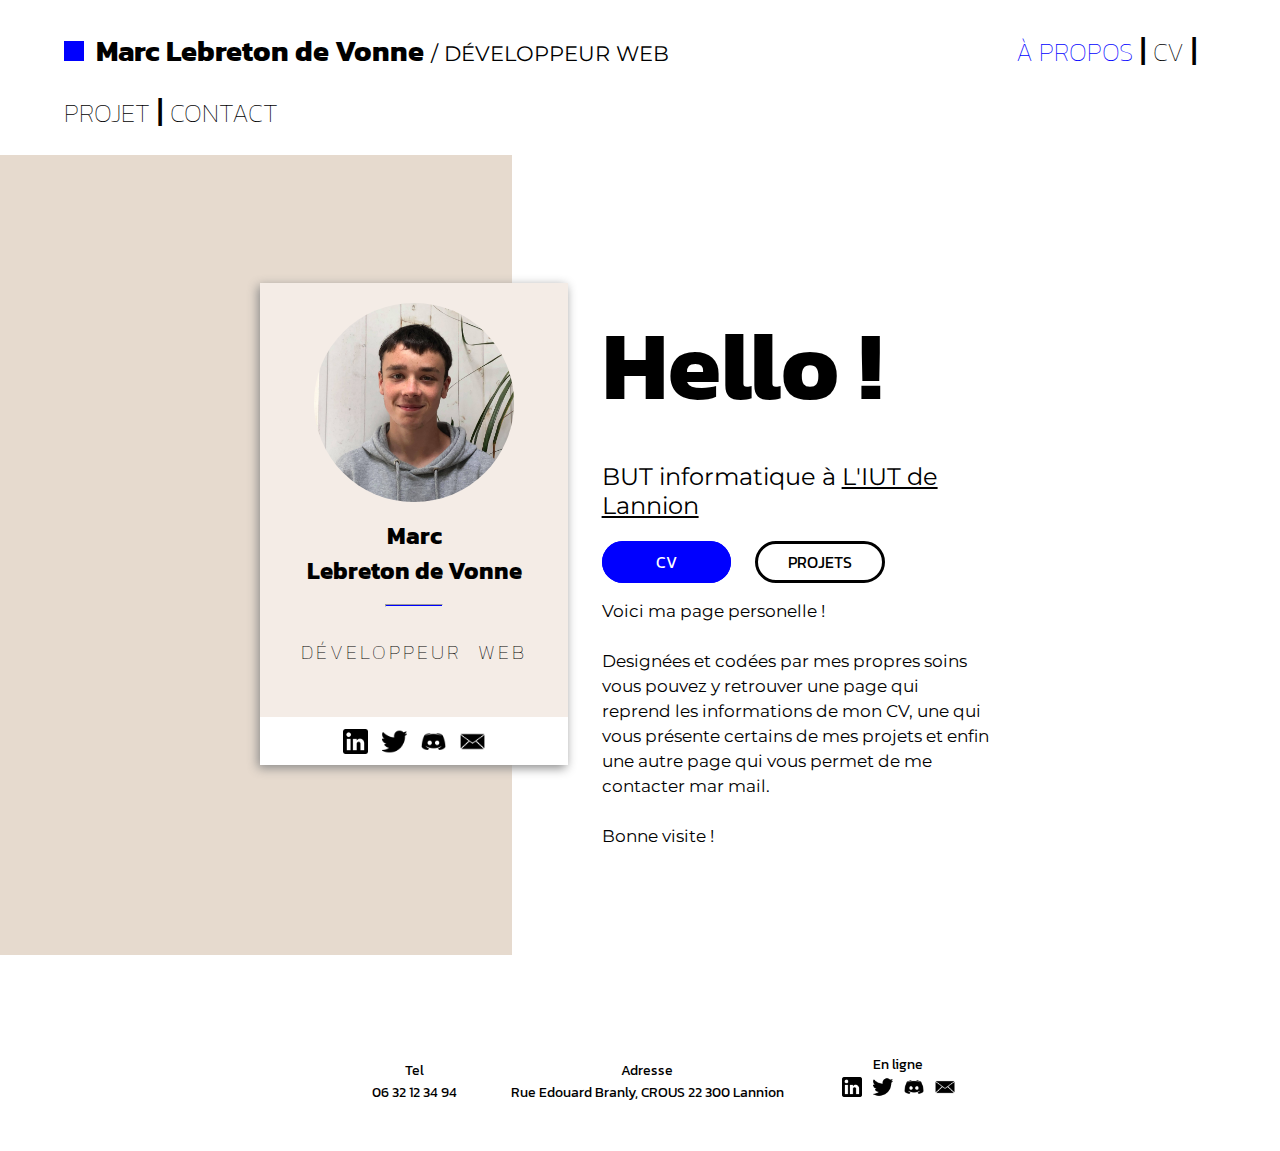
<file: Accueil/index.html>
<!DOCTYPE html>
<html xmlns="http://www.w3.org/1999/xhtml" xml:lang="fr" lang="fr"></html>
<head>
    <link rel="preconnect" href="https://fonts.googleapis.com">
    <link rel="preconnect" href="https://fonts.gstatic.com" crossorigin>
    <link href="https://fonts.googleapis.com/css2?family=Kanit&family=Montserrat&display=swap" rel="stylesheet">
    <meta charset="UTF-8">
    <meta http-equiv="X-UA-Compatible" content="IE=edge">
    <meta name="viewport" content="width=device-width, initial-scale=1.0">
    <meta name="description" content="Page personnelle pour le portefolio"/>
    <meta name="keywords" content="portefolio Marc Lebreton de Vonne page personnelle" />
    <meta name="author" content="Marc Lebreton de Vonne" />

    <link rel="stylesheet" href="Page_Accueil.css"/>

    <title>Accueil</title>
</head>
<body>
    <div id="haut"></div>
    
    <header>
        <nav><img src="../Images/carré.png"> <strong>Marc Lebreton de Vonne </strong> <pre>/ DÉVELOPPEUR WEB</pre> <a  id="Accueil" href="index.html">À PROPOS </a> | <a href="../Cv/CV.html">CV </a> | <a href="../Projet/PROJET.html">PROJET </a> | <a href="../Contact/Contact.html">CONTACT</a></nav>
    </header>

    <main>
        <div></div>
        <article id="card">
            <figure>
                <img src="../Images/marc.png" alt="Photo de profil" title="Photo de profil"/>
            </figure>
            <h1>Marc<br/>Lebreton de Vonne</h1>
            <hr/>
            <p>DÉVELOPPEUR &nbsp;WEB</p>
            <footer>
                <nav>
                    <a href="https://www.linkedin.com/in/marc-lebreton-de-vonne/"><img src="../Images/linkedin" alt="Logo linkedin " title="Linkedin"/></a>
                    <a href="https://twitter.com/VonneMarc"><img src="../Images/twitter" alt="Logo Twitter" title="Twitter"/></a> 
                    <a href="../Contact/Contact.html"><img src="../Images/discord.png" alt="Logo discord" title="Discord"/></a>
                    <a href="../Contact/Contact.html"><img src="../Images/mail.png" alt="Logo mail" title="Email"/></a>
                </nav>
            </footer>
        </article>

        <article id="info">
            <h1>Hello !</h1>
            <p>BUT informatique à <a href="https://iut-lannion.univ-rennes1.fr/"><u>L'IUT de Lannion</u></a></p>
            <a href="../Cv/CV.html" id="CV">&nbsp;&nbsp;&nbsp;&nbsp;CV&nbsp;&nbsp;&nbsp;&nbsp;</a>
            <a href="../Projet/PROJET.html" id="PROJET">PROJETS</a>
            <p>Voici ma page personelle !
              <br>
              <br>
              Designées et codées par mes propres soins vous pouvez y retrouver une page qui reprend les informations de mon CV, une qui vous présente
              certains de mes projets et enfin une autre page qui vous permet de me contacter mar mail.
              <br>
              <br>
              Bonne visite !
            </p>
        </article>
    </main>
    
    <footer>
        <article>
            <p>Tel<br/>06 32 12 34 94</p>
            <p>Adresse<br/>Rue Edouard Branly, CROUS 22 300 Lannion</p>
            <p>
                En ligne<br/>
                <a href="https://www.linkedin.com/in/marc-lebreton-de-vonne/"><img src="../Images/linkedin" alt="Logo linkedin" title="Linkedin"/></a>
                <a href="https://twitter.com/VonneMarc"><img src="../Images/twitter" alt="Logo Twitter" title="Twitter"/></a>
                <a href="../Contact/Contact.html"><img src="../Images/discord.png" alt="Logo discord" title="Discord"/></a>
                <a href="../Contact/Contact.html"><img src="../Images/mail.png" alt="Logo mail" title="Email"/></a>
            </p>

        </article>
    </footer>
</body>
</html>
</file>
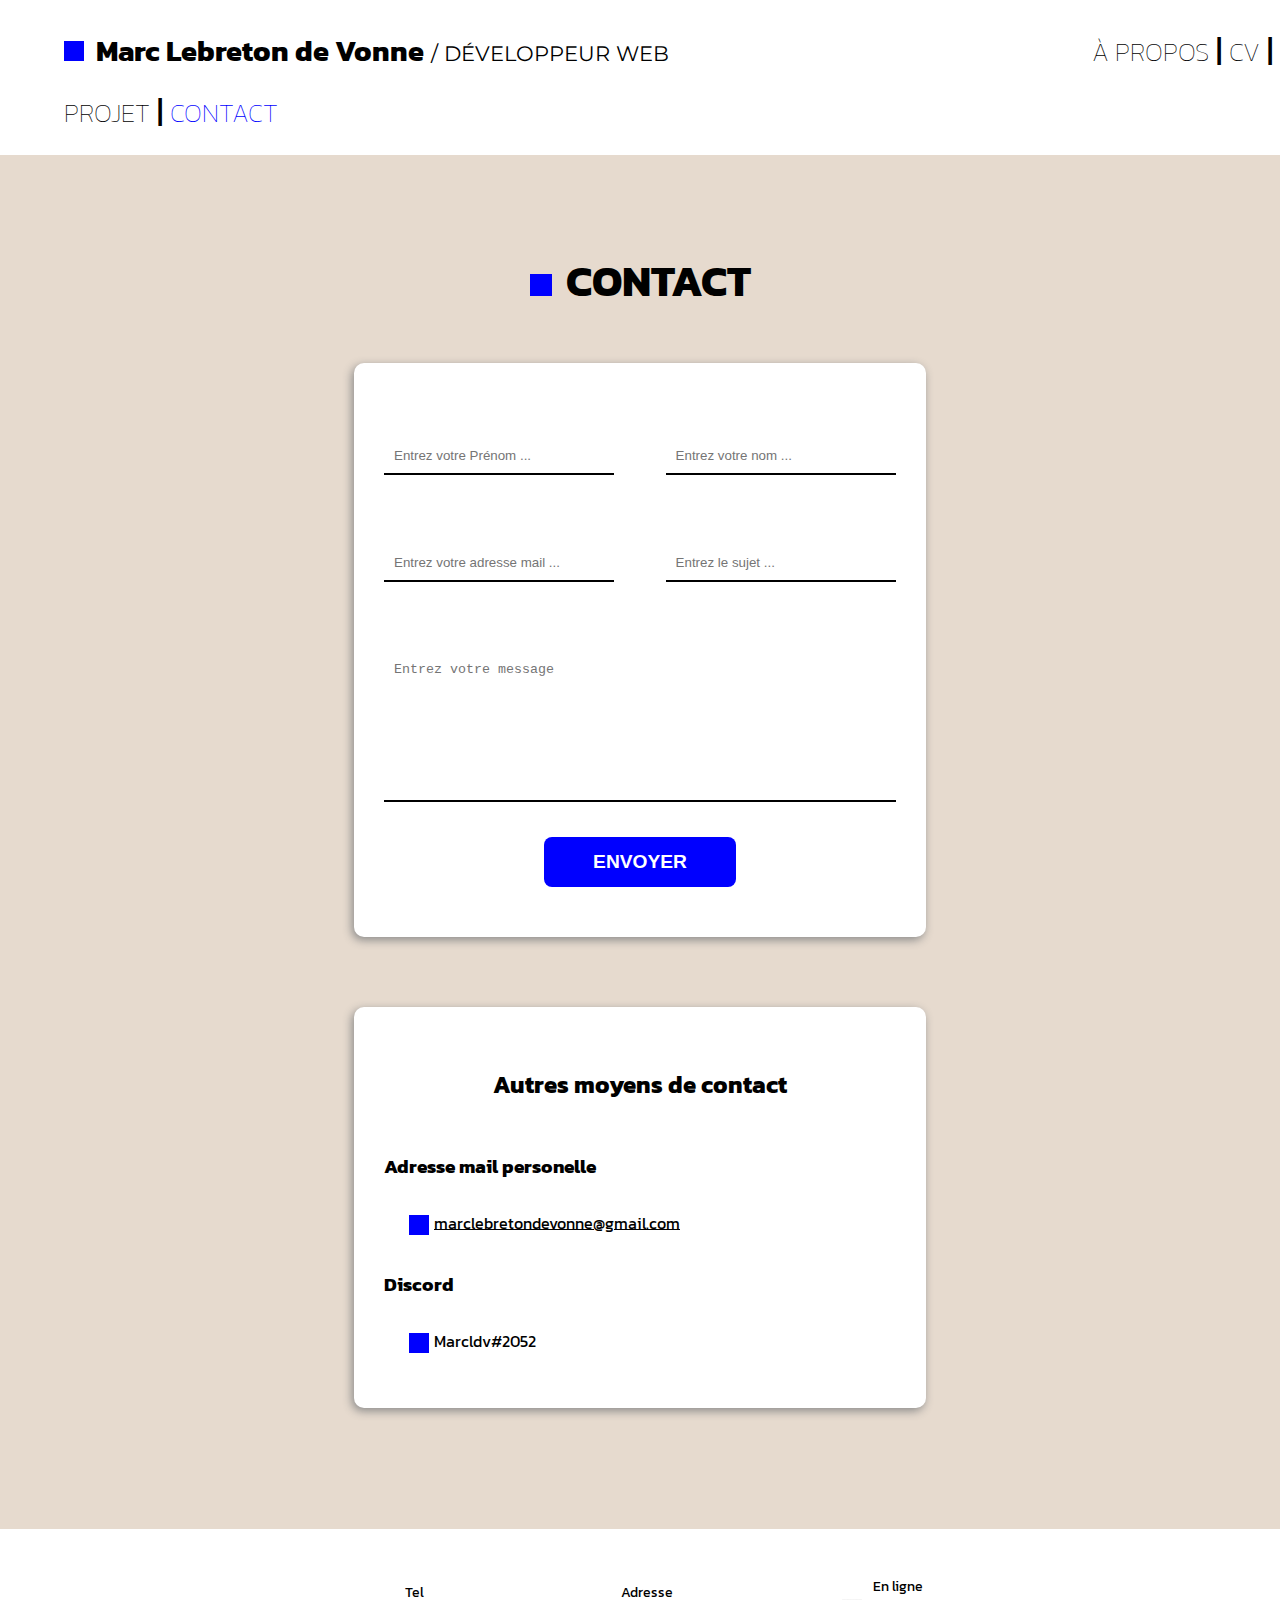
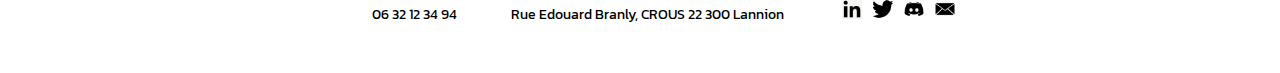
<file: Contact/Contact.html>
<!DOCTYPE html>
<html xmlns="http://www.w3.org/1999/xhtml" xml:lang="fr" lang="fr"></html>
<head>
    <link rel="preconnect" href="https://fonts.googleapis.com">
    <link rel="preconnect" href="https://fonts.gstatic.com" crossorigin>
    <link href="https://fonts.googleapis.com/css2?family=Kanit&family=Montserrat&display=swap" rel="stylesheet">
    <meta charset="UTF-8">
    <meta http-equiv="X-UA-Compatible" content="IE=edge">
    <meta name="viewport" content="width=device-width, initial-scale=1.0">
    <meta name="description" content="Page personnelle pour le portefolio"/>
    <meta name="keywords" content="portefolio Marc Lebreton de Vonne page personnelle" />
    <meta name="author" content="Marc Lebreton de Vonne" />

    <link rel="stylesheet" href="Contact.css"/>

    <title>Contact</title>

</head>
<body>
    <div id="haut"></div>
    
    <header>
            <nav><img src="../Images/carré.png"> <strong>Marc Lebreton de Vonne </strong> <pre>/ DÉVELOPPEUR WEB</pre> <a href="../Accueil/index.html">À PROPOS </a> | <a href="../Cv/CV.html">CV </a> | <a href="../Projet/PROJET.html">PROJET </a> | <a id="contact" href="Contact.html">CONTACT</a></nav>
    </header>

    <main>
        <img src="../Images/carré.png" alt="carré">
        <h1>CONTACT</h1>

        <article>
            <form action="https://formspree.io/f/mvolvgbj" method="post">
                <input type="text" name="Prenom" placeholder="Entrez votre Prénom ..." required>
                <input type="text" name="Nom" placeholder="Entrez votre nom ..." required>
                <input type="email" name="Email" placeholder="Entrez votre adresse mail ..." required>
                <input type="text" name="Objet" placeholder="Entrez le sujet ..." required>
                <textarea name="message" placeholder="Entrez votre message"></textarea>
                <button type="submit">ENVOYER</button>
            </form>
        </article>

        <article id="contact">
            <h2>Autres moyens de contact</h2>

            <h3>Adresse mail personelle</h3>
            <a href="mailto:marclebretondevonne@gmail.com"><img src="../Images/carré.png"><u>marclebretondevonne@gmail.com</u></a>

            <h3>Discord</h3>
            <p><img src="../Images/carré.png">Marcldv#2052</p>
        </article>
    </main>

    <footer>
        <article>
            <p>Tel<br/>06 32 12 34 94</p>
            <p>Adresse<br/>Rue Edouard Branly, CROUS 22 300 Lannion</p>
            <p>
                En ligne<br/>
                <a href="https://www.linkedin.com/in/marc-lebreton-de-vonne/"><img src="../Images/linkedin.png" alt="Logo linkedin" title="Linkedin"/></a>
                <a href="https://twitter.com/VonneMarc"><img src="../Images/twitter" alt="Logo Twitter" title="Twitter"/></a>
                <a href="../Contact/Contact.html"><img src="../Images/discord.png" alt="Logo discord" title="Discord"/></a>
                <a href="../Contact/Contact.html"><img src="../Images/mail.png" alt="Logo mail" title="Email"/></a>
            </p>

        </article>
    </footer>
</body>
</html>
</file>
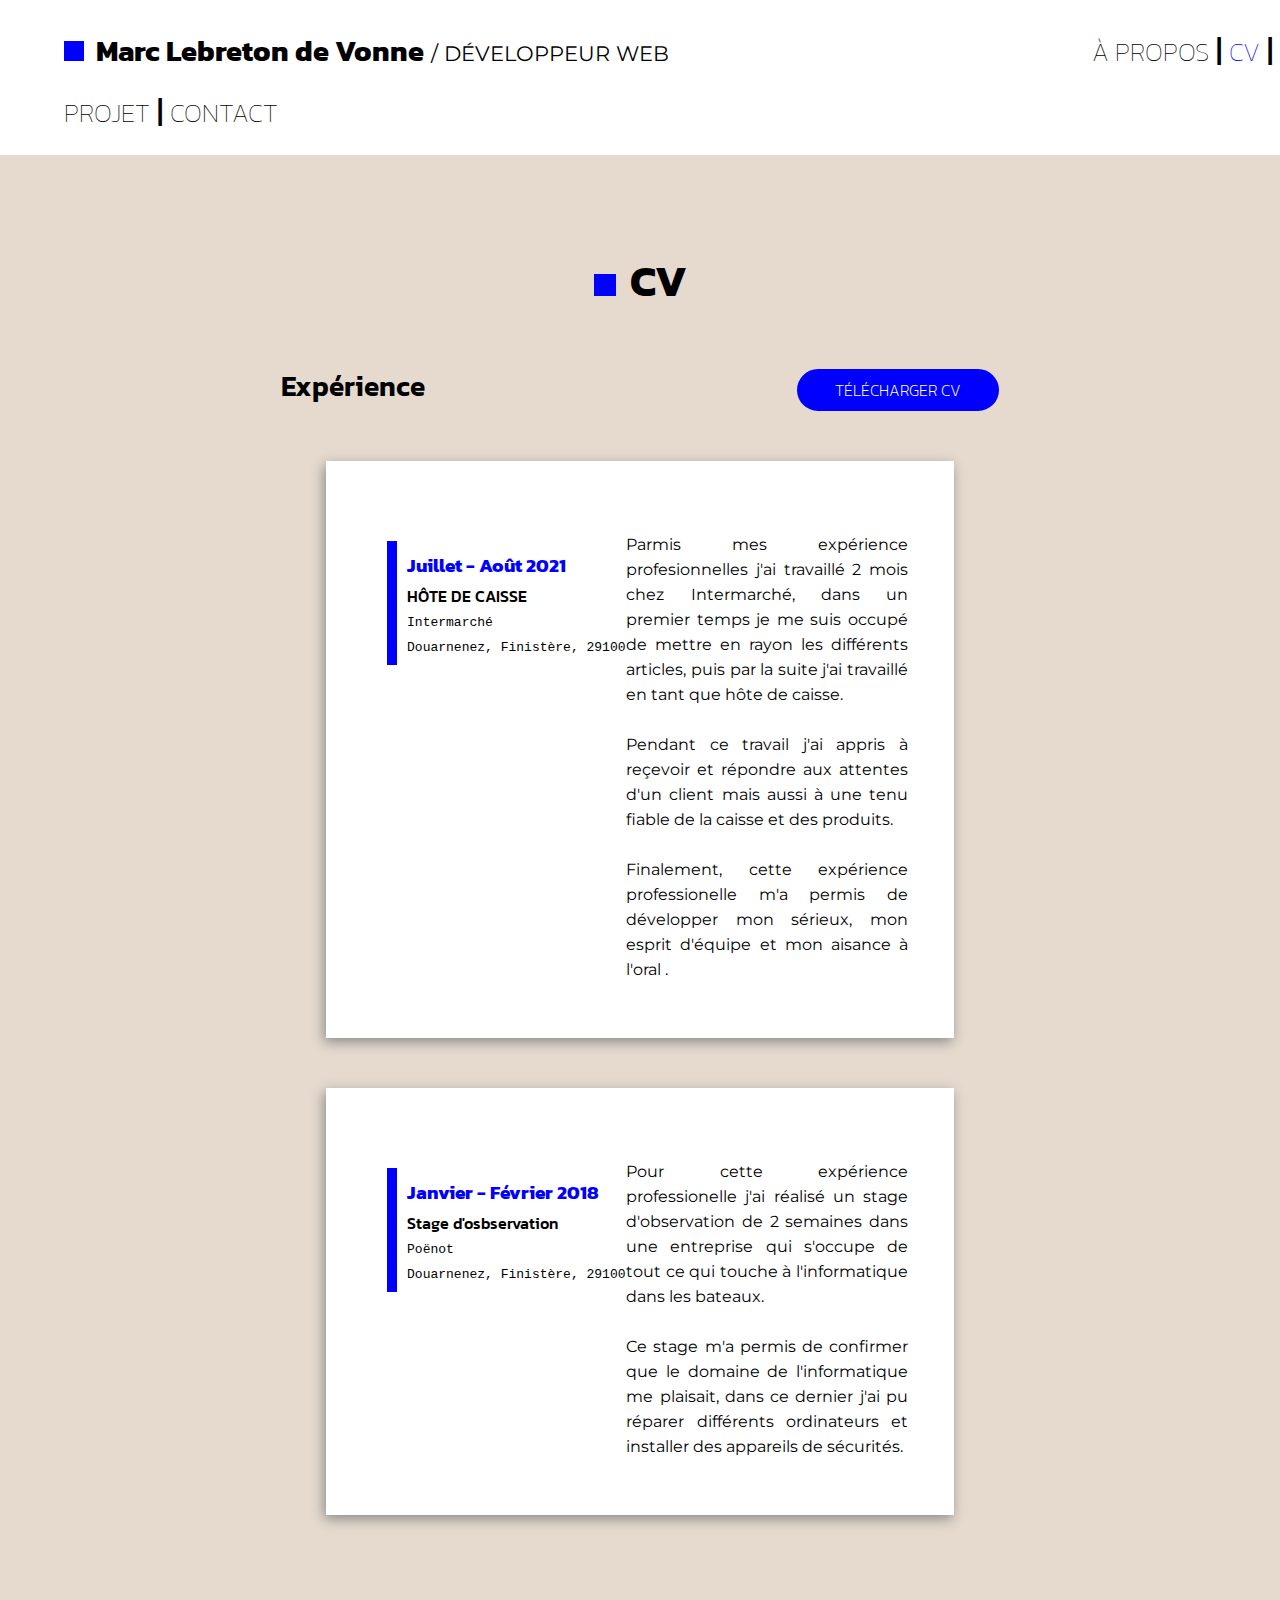
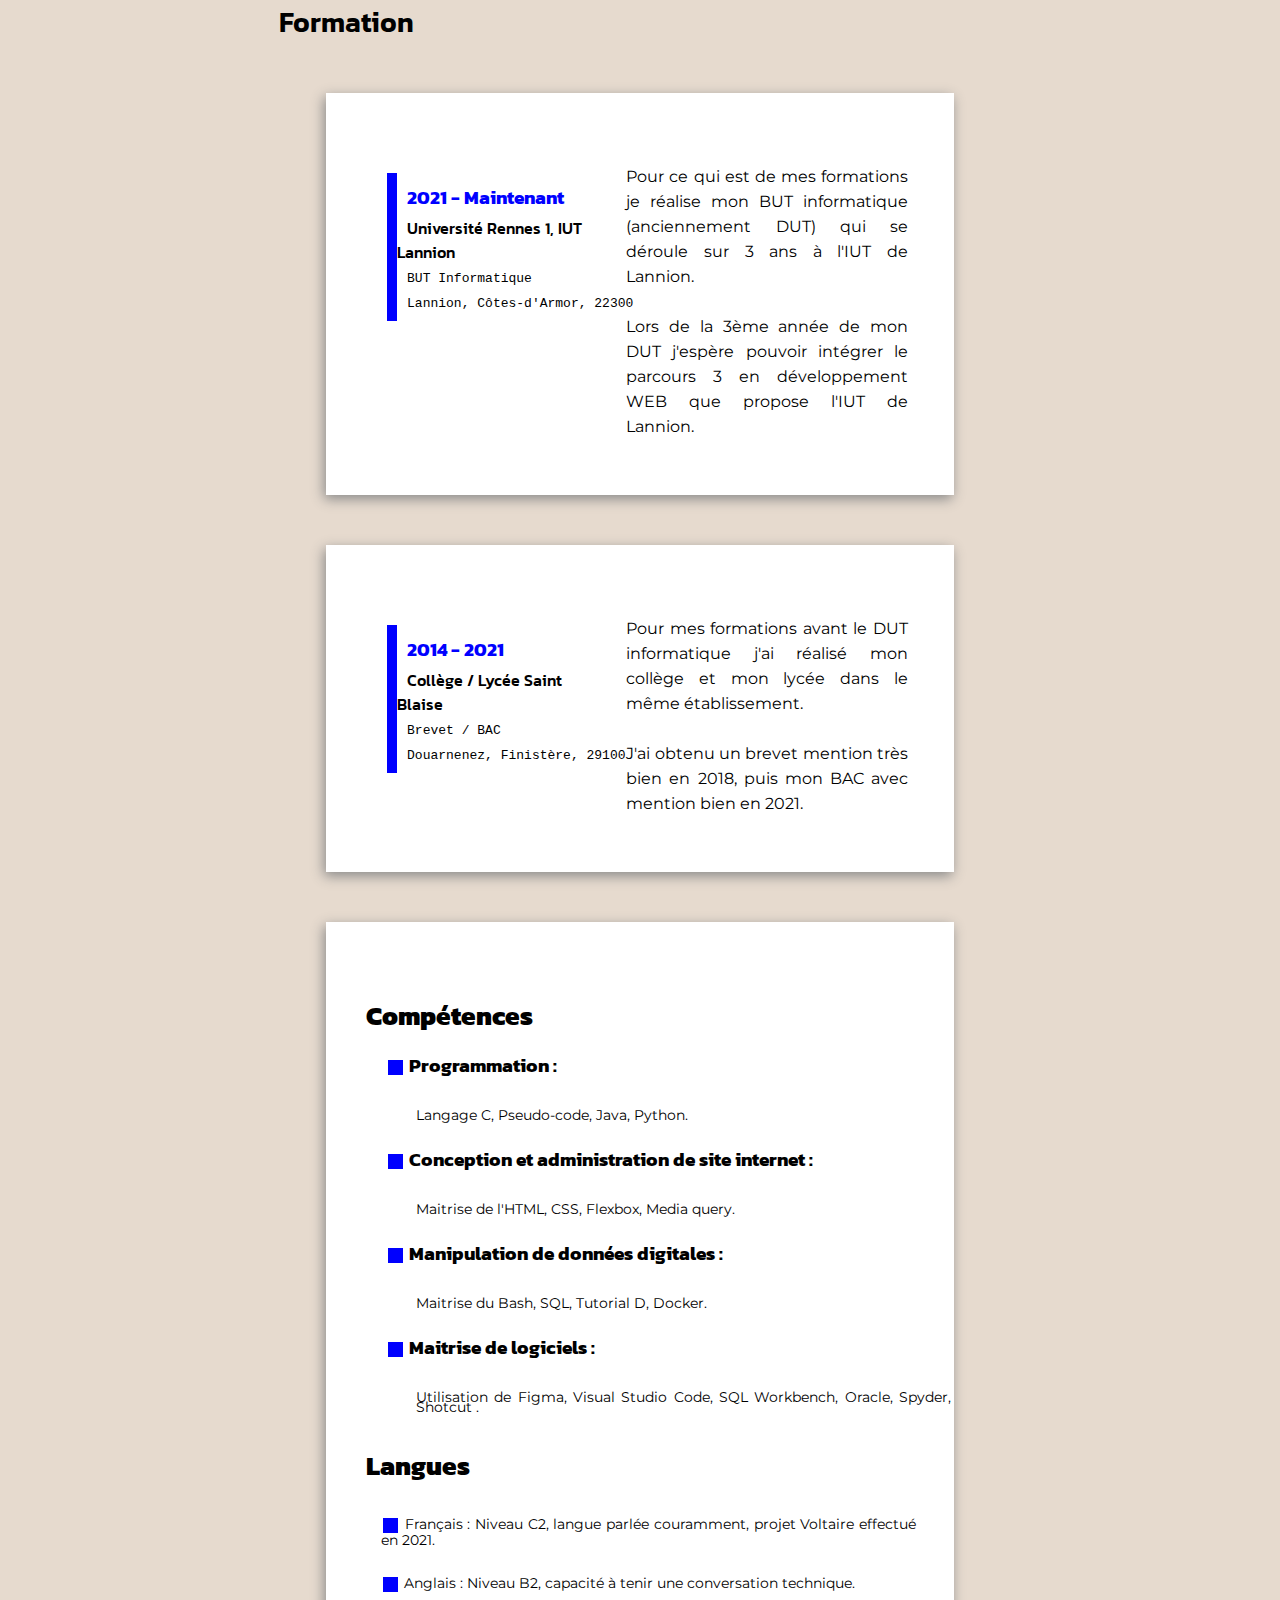
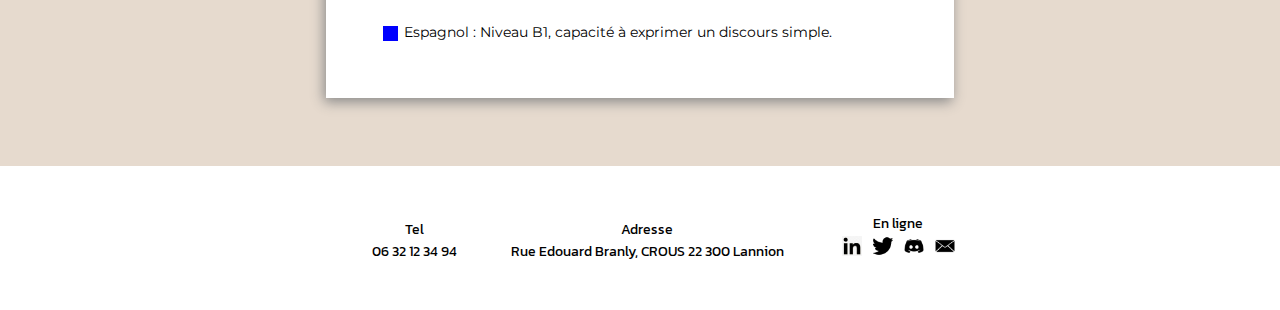
<file: Cv/CV.html>
<!DOCTYPE html>
<html xmlns="http://www.w3.org/1999/xhtml" xml:lang="fr" lang="fr"></html>
<head>
    <link rel="preconnect" href="https://fonts.googleapis.com">
    <link rel="preconnect" href="https://fonts.gstatic.com" crossorigin>
    <link href="https://fonts.googleapis.com/css2?family=Kanit&family=Montserrat&display=swap" rel="stylesheet">
    <meta charset="UTF-8">
    <meta http-equiv="X-UA-Compatible" content="IE=edge">
    <meta name="viewport" content="width=device-width, initial-scale=1.0">
    <meta name="description" content="Page personnelle pour le portefolio"/>
    <meta name="keywords" content="portefolio Marc Lebreton de Vonne page personnelle" />
    <meta name="author" content="Marc Lebreton de Vonne" />

    <link rel="stylesheet" href="Cv.css"/>

    <title>CV</title>
</head>
<body>
    <div id="haut"></div>
    
    <header>
        <nav><img src="../Images/carré.png"> <strong>Marc Lebreton de Vonne </strong> <pre>/ DÉVELOPPEUR WEB</pre> <a href="../Accueil/index.html">À PROPOS </a> | <a id="CV" href="CV.html">CV </a> | <a href="../Projet/PROJET.html">PROJET </a> | <a href="../Contact/Contact.html">CONTACT</a></nav>
    </header>

    <main>
        <img src="../Images/carré.png" alt="carré">
        <h1>CV</h1>
        <section>
            <h2>Expérience</h2>
            <a href="../Images/CV_Marc_LEBRETON_DE_VONNE_H2.pdf" download><h2 id="telechargerCV">TÉLÉCHARGER CV</h2></a>
            <article>
                <div>
                    <h3>Juillet - Août 2021</h3>
                    <strong>HÔTE DE CAISSE</strong>
                    <pre>Intermarché</pre>
                    <pre>Douarnenez, Finistère, 29100</pre>
                </div>
                <p> 
                    Parmis mes expérience profesionnelles j'ai travaillé 2 mois chez Intermarché, dans un premier temps je me suis occupé de mettre en rayon les différents articles,
                    puis par la suite j'ai travaillé en tant que hôte de caisse. 
                    <br/> 
                    <br/>
                    Pendant ce travail j'ai appris à reçevoir et répondre aux attentes d'un client mais aussi à une tenu fiable de la caisse et des produits. 
                    <br/>
                    <br/>  
                    Finalement, cette expérience professionelle m'a permis de développer mon sérieux, mon esprit d'équipe et mon aisance à l'oral .             
                </p>
            </article>

            <article>
                <div>
                    <h3>Janvier - Février 2018</h3>
                    <strong>Stage d'osbservation</strong>
                    <pre>Poënot</pre>
                    <pre>Douarnenez, Finistère, 29100</pre>
                </div>
                <p>Pour cette expérience professionelle j'ai réalisé un stage d'observation de 2 semaines dans une entreprise qui s'occupe de tout ce qui 
                   touche à l'informatique dans les bateaux.
                   <br/>
                   <br/>
                   Ce stage m'a permis de confirmer que le domaine de l'informatique me plaisait, dans ce dernier j'ai pu réparer différents ordinateurs
                   et installer des appareils de sécurités.
                </p>
            </article>

        </section>
        <section>
           <h2 id="formation">Formation</h2> 
           <article>
            <div>
                <h3>2021 - Maintenant</h3>
                <strong>Université Rennes 1, IUT Lannion</strong>
                <pre>BUT Informatique</pre>
                <pre>Lannion, Côtes-d'Armor, 22300</pre>
            </div>
               <p>Pour ce qui est de mes formations je réalise mon BUT informatique (anciennement DUT) qui se déroule sur 3 ans à l'IUT de Lannion.
                  <br/>
                  <br/>
                  Lors de la 3ème année de mon DUT j'espère pouvoir intégrer le parcours 3 en développement WEB que propose l'IUT de Lannion.
               </p>
           </article>

           <article>
            <div>
                <h3>2014 - 2021</h3>
                <strong>Collège / Lycée Saint Blaise</strong>
                <pre>Brevet / BAC</pre>
                <pre>Douarnenez, Finistère, 29100</pre>
            </div>
               <p>
                    Pour mes formations avant le DUT informatique j'ai réalisé mon collège et mon lycée dans le même établissement.
                   <br/>
                   <br/>
                   J'ai obtenu un brevet mention très bien en 2018, puis mon BAC avec mention bien en 2021.
                </p>
           </article>

            <article id="comp">
                <h4>Compétences</h4>

                <h5><img src="../Images/carré.png"> Programmation :</h5><p> Langage C,  Pseudo-code,  Java,  Python.</p>
                <h5><img src="../Images/carré.png"> Conception et administration de site internet :</h5><p> Maitrise de l'HTML,  CSS,  Flexbox,  Media query.</p>
                <h5><img src="../Images/carré.png"> Manipulation de données digitales :</h5><p> Maitrise du Bash,  SQL,  Tutorial D,  Docker.</p>
                <h5><img src="../Images/carré.png"> Maitrise de logiciels :</h5><p> Utilisation de Figma,  Visual Studio Code,  SQL Workbench,  Oracle,  Spyder,  Shotcut .</p>

                <h4>Langues</h4>

                <p><img src="../Images/carré.png"> Français : Niveau C2, langue parlée couramment, projet Voltaire effectué en 2021.<br/></p>
                <p><img src="../Images/carré.png"> Anglais : Niveau B2, capacité à tenir une conversation technique.<br/></p>
                <p><img src="../Images/carré.png"> Espagnol : Niveau B1, capacité à exprimer un discours simple.<br/></p>

            </article>
        </section>
    </main>
    <footer>
        <article>
            <p id="left">Tel<br/>06 32 12 34 94</p>
            <p>Adresse<br/>Rue Edouard Branly, CROUS 22 300 Lannion</p>
            <p id="bot">
                En ligne<br/>
                <a href="https://www.linkedin.com/in/marc-lebreton-de-vonne/"><img src="../Images/linkedin.png" alt="Logo linkedin" title="Linkedin"/></a>
                <a href="https://twitter.com/VonneMarc"><img src="../Images/twitter" alt="Logo Twitter" title="Twitter"/></a>
                <a href="../Contact/Contact.html"><img src="../Images/discord.png" alt="Logo discord" title="Discord"/></a>
                <a href="../Contact/Contact.html"><img src="../Images/mail.png" alt="Logo mail" title="Email"/></a>
            </p>

        </article>
    </footer>

</body>
</html>
</file>
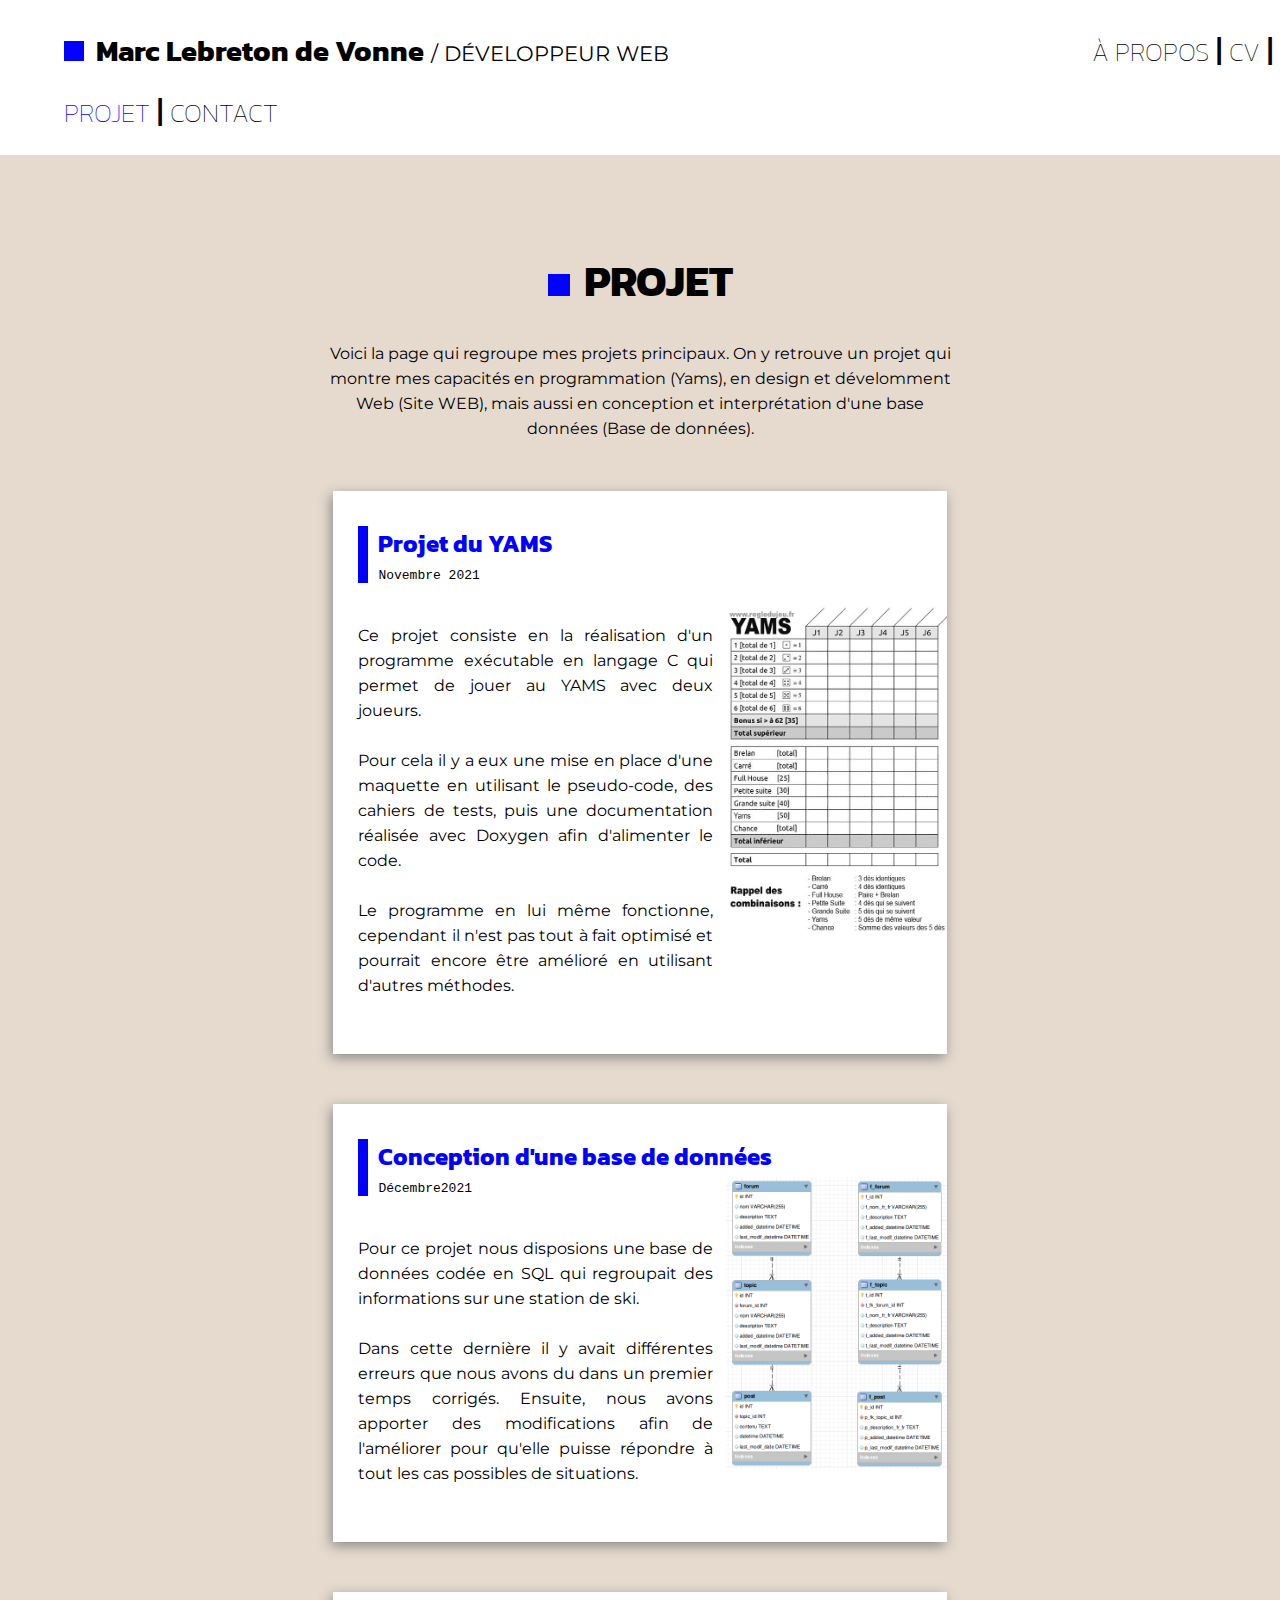
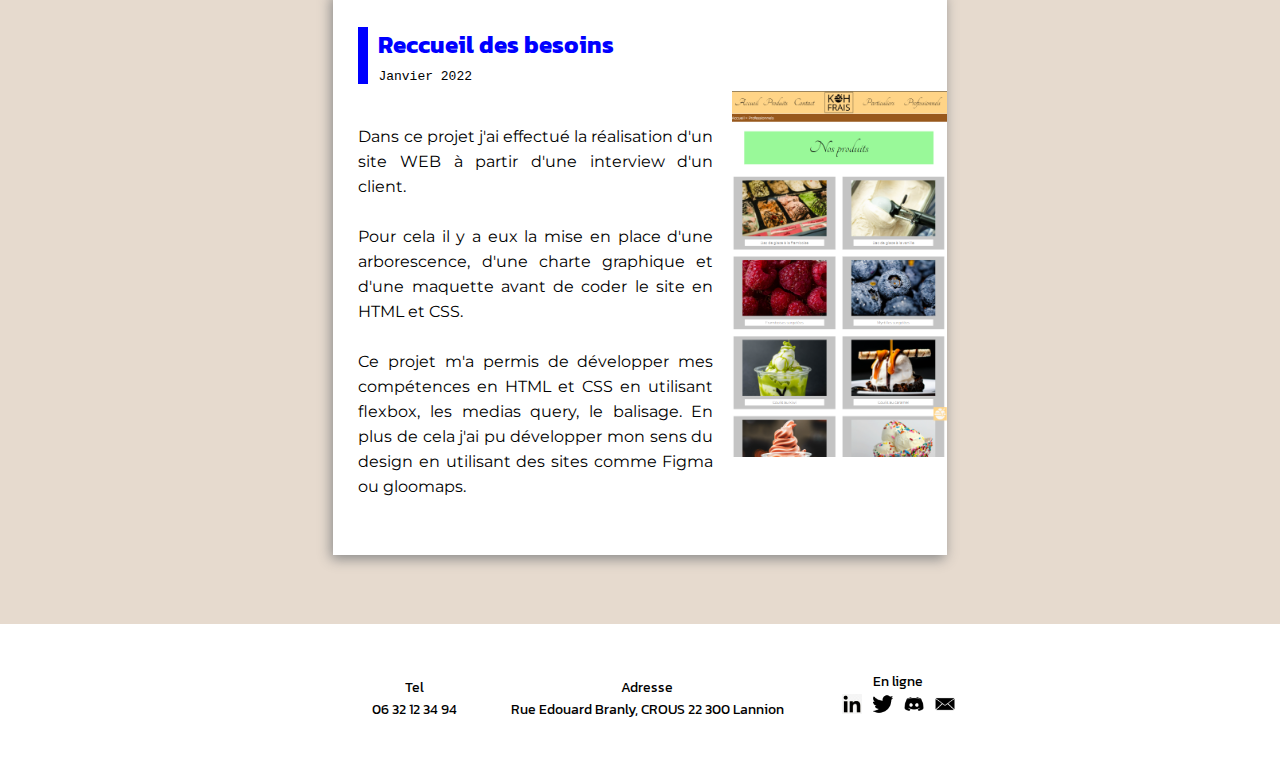
<file: Projet/PROJET.html>
<!DOCTYPE html>
<html xmlns="http://www.w3.org/1999/xhtml" xml:lang="fr" lang="fr"></html>
<head>
    <link rel="preconnect" href="https://fonts.googleapis.com">
    <link rel="preconnect" href="https://fonts.gstatic.com" crossorigin>
    <link href="https://fonts.googleapis.com/css2?family=Kanit&family=Montserrat&display=swap" rel="stylesheet">
    <meta charset="UTF-8">
    <meta http-equiv="X-UA-Compatible" content="IE=edge">
    <meta name="viewport" content="width=device-width, initial-scale=1.0">
    <meta name="description" content="Page personnelle pour le portefolio"/>
    <meta name="keywords" content="portefolio Marc Lebreton de Vonne page personnelle" />
    <meta name="author" content="Marc Lebreton de Vonne" />

    <link rel="stylesheet" href="projet.css"/>

    <title>Projet</title>
</head>
<body>
    <div id="haut"></div>
    
    <header>
            <nav><img src="../Images/carré.png"> <strong>Marc Lebreton de Vonne </strong> <pre>/ DÉVELOPPEUR WEB</pre> <a href="../Accueil/index.html">À PROPOS </a> | <a href="../Cv/CV.html">CV </a> | <a id="projet" href="PROJET.html">PROJET </a> | <a href="../Contact/Contact.html">CONTACT</a></nav>
    </header>
    
    <main>
        <img src="../Images/carré.png" alt="carré">
        <h1>PROJET</h1>
        <p id="presentation">Voici la page qui regroupe mes projets principaux. On y retrouve un projet qui montre mes capacités en programmation (Yams), en design et dévelomment Web (Site WEB), mais aussi en conception et interprétation d'une base données (Base de données).  </p>
        <section>
            <article id="yams">
                <div>
                    <h2>Projet du YAMS</h2>
                    <pre>Novembre 2021</pre>
                </div>
                <p>Ce projet consiste en la réalisation d'un programme exécutable en langage C qui permet de jouer au YAMS avec deux joueurs.
                    <br/>
                    <br/> 
                    Pour cela il y a eux une mise en place d'une maquette en utilisant le pseudo-code, des cahiers de tests, puis une documentation réalisée avec Doxygen afin d'alimenter le code.
                    <br/>
                    <br/> 
                    Le programme en lui même fonctionne, cependant il n'est pas tout à fait optimisé et pourrait encore être amélioré en utilisant d'autres méthodes.
                </p>
            </article>

            <article id="bdd">
                <div>
                    <h2>Conception d'une base de données</h2>
                    <pre>Décembre2021</pre>
                </div>
                <p>Pour ce projet nous disposions une base de données codée en SQL qui regroupait des informations sur une station de ski.
                    <br/>
                    <br/> 
                    Dans cette dernière il y avait différentes erreurs que nous avons du dans un premier temps corrigés. Ensuite, nous avons apporter des modifications afin de l'améliorer pour qu'elle puisse répondre à tout les cas possibles de situations.</p>
            </article>

            <article id="web">
                <div>
                    <h2>Reccueil des besoins</h2>
                    <pre>Janvier 2022</pre>
                </div>
                <p> Dans ce projet j'ai effectué la réalisation d'un site WEB à partir d'une interview d'un client. 
                    <br/>
                    <br/> 
                    Pour cela il y a eux la mise en place d'une arborescence, d'une charte graphique et d'une maquette avant de coder le site en HTML et CSS.
                    <br/>
                    <br/> 
                    Ce projet m'a permis de développer mes compétences en HTML et CSS en utilisant flexbox, les medias query, le balisage. En plus de cela j'ai pu développer mon sens du design en utilisant des sites comme Figma ou gloomaps.
                </p>
            </article>

        </section>
    </main>
    <footer>
        <article>
            <p>Tel<br/>06 32 12 34 94</p>
            <p>Adresse<br/>Rue Edouard Branly, CROUS 22 300 Lannion</p>
            <p>
                En ligne<br/>
                <a href="https://www.linkedin.com/in/marc-lebreton-de-vonne/"><img src="../Images/linkedin.png" alt="Logo linkedin" title="Linkedin"/></a>
                <a href="https://twitter.com/VonneMarc"><img src="../Images/twitter" alt="Logo Twitter" title="Twitter"/></a>
                <a href="../Contact/Contact.html"><img src="../Images/discord.png" alt="Logo discord" title="Discord"/></a>
                <a href="../Contact/Contact.html"><img src="../Images/mail.png" alt="Logo mail" title="Email"/></a>
            </p>

        </article>
    </footer>
</body>
</html>
</file>
<file: Accueil/Page_Accueil.css>
body {
    font-family: 'Kanit', sans-serif;
    margin: 0;
    padding: 0;
    text-align: center;
    background-color: white;
    color: black;
}

a{
    text-decoration: none;
    color: black;
}


/***********************************************
*               HEADER                         *
/**********************************************/

header{
    position: sticky;
    background-color: white;
    padding: 20px 0 20px 0;
    z-index: 2;
    top: 0;
    width: 100%;
}

header nav{
    font-size: 2em;
    text-align: left;
    margin-left: 2em;
}

header img{
    width: 20px;
    height: 20px;
    margin-right: 5px;
}

header strong{
    display: inline-block;
    font-size: 0.9em;
}


header pre{
    display: inline-block;
    margin-right: 28%;
    font-size: 0.65em;
    font-family: 'Montserrat', sans-serif;   
}

header a{
    display: inline-block;
    font-size: 0.8em;
    font-weight: 100;
    transition: 0.2s;
}

header a:hover{
    transform: translateY(-5px);
}

header #Accueil{
    color: blue;
}

header a:hover{
    color: blue;
}

/***********************************************
*                   MAIN                       *
/**********************************************/

main{
   height: 100%;
}

main div{
    position: absolute;
    width: 40%;
    height: 50em;
    background-color: #E6DACE;
    z-index: -1;
}

main #card{
    display: inline-block;
    width: 24%;
    background-color: #F4ECE6;
    box-shadow: -2px 3px 10px #8A8A8A;
    margin-top: 10%;
}

main figure{
    margin: 0;
}

main #card img{
    width: 65%;
    height: 65%;
    border-radius: 50%;
    margin-top: 20px;
    margin-bottom: 10px;
}


main #card h1{
    margin-top: 0;
    font-size: 1.5em;
}

main #card hr{
    width: 3.5em;
    height: 1px;
    background-color: blue;
}

main #card p{
    font-size: 20px;
    margin-top: 30px;
    letter-spacing: 3px;
    margin-bottom: 2.5em;
    font-weight: 100;
    
}

main #card footer{
    background-color: white;
    height: 3em;
}

main #card footer img{
    width: 25px;
    height: 25px;
    border-radius: 0;
    margin: 12px 5px 10px 5px;
    transition: 0.2s;
}

main #card footer img:hover{
    transform: translateY(-5px);
    box-shadow: rgb(214 214 214) 0 10px 40px 0;
}

main #info{
    display: inline-block;
    width: 35%;
    text-align: left;
    vertical-align: top;
    margin-top: 10%;

}

main #info h1{
    font-size: 6em;
    margin: 10px 15px 0px 30px;
}

main #info p{
    font-size: 1.5em;
    font-family: 'Montserrat', sans-serif;
    margin: 25px 30px 30px 30px;

}

main #info #CV{
    color: white;
    background-color: blue;
    border: solid blue;
    padding: 6px 35px 6px 35px;
    border-radius: 26px;
    margin: 50px 20px 20px 30px;
    transition: 0.5s;
}


main #info #CV:hover{
    color: black;
    background-color: white;
    border: solid blue;
    transform: translateY(-5px);
    box-shadow: rgb(214 214 214) 0 10px 40px 0;
}

main #info #PROJET{
    border: solid black;
    padding: 6px 30px 6px 30px;
    border-radius: 26px;
    transition: 0.5s;
    
}

main #info #PROJET + p{
    font-size: 17px;
    text-align: left;
    line-height: 25px;
}

main #info #PROJET:hover{
    color: white;
    background-color: blue;
    border-color: blue;
}


/***********************************************
*               FOOTER                         *
/**********************************************/

footer{
    text-align: center;
    height: 7em;
}   

footer article{
    margin-top: 10em;
}

footer article p{
    display: inline-block;
    font-size: 0.9em;
    margin-left: 50px;
    margin-right: auto; 
    vertical-align: baseline;  
}


footer article img{
    width: 20px;
    height: 20px;
    margin: 2px 4px 0 4px;
    transition: 0.2s;
}

footer article img:hover{
    transform: translateY(-5px);
    box-shadow: rgb(214 214 214) 0 10px 40px 0;
}


/***********************************************
*               MEDIA QUERY                    *
/**********************************************/

@media screen and (min-width: 1300px) and (max-width: 1399px){

    /***********************************************
    *               HEADER                         *
    /**********************************************/

    header pre{
        margin-right: 12.5em;
    }

    header nav {
        margin-left: 1em;
    }

    /***********************************************
    *                   MAIN                       *
    /**********************************************/

    main #info h1{
        font-size: 4.5em;
    }

    main #info p{
        font-size: 1em;
    }
}

@media screen and (min-width: 1400px) and (max-width: 1500px){

    /***********************************************
    *               HEADER                         *
    /**********************************************/

    header pre{
        margin-right: 15em;
    }

    header nav {
        margin-left: 1.5em;
    }


    /***********************************************
    *                   MAIN                       *
    /**********************************************/

    
    main #info h1{
        font-size: 5em;
    }

    main #info p{
        font-size: 1.2em;
    }
}
</file>
<file: Contact/Contact.css>
body {
    font-family: 'Kanit', sans-serif;
    margin: 0;
    padding: 0;
    text-align: center;
    background-color: white;
    color: black;
}

a{
    text-decoration: none;
    color: black;
}


/***********************************************
*               HEADER                         *
/**********************************************/

header{
    position: sticky;
    background-color: white;
    padding: 20px 0 20px 0;
    z-index: 2;
    top: 0;
    width: 100%;
}

header nav{
    font-size: 2em;
    text-align: left;
    margin-left: 2em;
}

header img{
    width: 20px;
    height: 20px;
    margin-right: 5px;
}

header strong{
    display: inline-block;
    font-size: 0.9em;
}

header pre{
    display: inline-block;
    margin-right: 20em;
    font-size: 0.65em;
    font-family: 'Montserrat', sans-serif;   
}

header a{
    display: inline-block;
    font-size: 0.8em;
    font-weight: 100;
    transition: 0.2s;
}

header a:hover{
    transform: translateY(-5px);
}

header #contact{
    color: blue;
}

header a:hover{
    color: blue;
}


/***********************************************
*                   MAIN                       *
/**********************************************/

main{
    background-color: #E6DACE;
    width: 100%;
    height: auto;
    padding-top: 5%;
    padding-bottom: 4%;
}

main img{
    width: 22px;
    height: 22px;
    display: inline-block;
    vertical-align:baseline;
    margin-right: 10px;
}

main h1{
    display: inline-block;
    font-size: 2.7em;
    margin-bottom: 50px;
}

main #contact {
    text-align: left;
}

main #contact h2{
    text-align: center;
    margin: 20px;
}

main #contact h3{
    margin: 30px 0 30px 0;
}

main #contact img{
    width: 20px;
    height: 20px;
    vertical-align: middle;
    margin: 5px;
}

main #contact a{
    margin-left: 20px;
}

main #contact p{
    margin: 0 0 0 20px;
}

/***********************************************
*               FORMULAIRE                     *
/**********************************************/

main article{
    max-width: 1100px;
    display: flex;
    flex-direction: column;
    justify-content: space-between;
    align-self: center;
    width: 40%;
    background-color: white;
    margin-left: auto;
    margin-right: auto;
    margin-bottom: 70px;
    border-radius: 10px;
    padding: 40px 30px 50px 30px;
    list-style: none;
    text-decoration: none;
    box-shadow: -2px 3px 10px #8A8A8A;
    transition: 0.2s;
}

main article:hover{
    transform: translateY(-5px);
    box-shadow: -2px 4px 12px #8A8A8A;
}

main article form{
    display: flex;
    flex-wrap: wrap;
    justify-content: space-between;
}

main article form input{
    width: 45%;
}

main article form input:hover{
    border-bottom: 2px solid blue;
}

main article form textarea{
    width: 100%;
    resize: none;
    height: 150px;
}

main article form textarea:hover{
    border-bottom: 2px solid blue;
}

main article form textarea, main article form input{
    margin: 35px 0;
    padding: 10px;
    border: none;
    box-sizing: border-box;
    outline: none;
    border-bottom: 2px solid black;
}


main article form button{
    width: 192px;
    height: 50px;
    border-radius: 8px;
    border: none;
    background-color: blue;
    color: white;
    font-weight: bold;
    font-size: 1.2em;
    cursor: pointer;
    margin: 0 auto;
    transition: 0.2s;
}

main article form button:hover{
    transform: translateY(-5px);
    box-shadow: rgb(214 214 214) 0 10px 40px 0;
}


/***********************************************
*               FOOTER                         *
/**********************************************/

footer{
    text-align: center;
    height: 7em;
}   

footer article{
    margin-top: 2em;
}

footer article p{
    display: inline-block;
    font-size: 0.9em;
    margin-left: 50px;
    margin-right: auto; 
    vertical-align: baseline;  
}


footer article img{
    width: 20px;
    height: 20px;
    margin: 2px 4px 0 4px;
    transition: 0.2s;
}

footer article img:hover{
    transform: translateY(-5px);
    box-shadow: rgb(214 214 214) 0 10px 40px 0;
}


/***********************************************
*               MEDIA QUERY                    *
/**********************************************/

@media screen and (min-width: 1300px) and (max-width: 1399px){

    /***********************************************
    *               HEADER                         *
    /**********************************************/

    header pre{
        margin-right: 12.5em;
    }

    header nav {
        margin-left: 1em;
    }

}

@media screen and (min-width: 1400px) and (max-width: 1500px){

    /***********************************************
    *               HEADER                         *
    /**********************************************/

    header pre{
        margin-right: 15em;
    }

    header nav {
        margin-left: 1.5em;
    }
}
</file>
<file: Cv/Cv.css>
body {
    font-family: 'Kanit', sans-serif;
    margin: 0;
    padding: 0;
    text-align: center;
    background-color: white;
    color: black;
}

a{
    text-decoration: none;
    color: black;
}


/***********************************************
*               HEADER                         *
/**********************************************/

header{
    position: sticky;
    background-color: white;
    padding: 20px 0 20px 0;
    z-index: 2;
    top: 0;
    width: 100%;
}

header nav{
    font-size: 2em;
    text-align: left;
    margin-left: 2em;
}

header img{
    width: 20px;
    height: 20px;
    margin-right: 5px;
}

header strong{
    display: inline-block;
    font-size: 0.9em;
}


header pre{
    display: inline-block;
    margin-right: 20em;
    font-size: 0.65em;
    font-family: 'Montserrat', sans-serif;   
}

header a{
    display: inline-block;
    font-size: 0.8em;
    font-weight: 100;
    transition: 0.2s;
}

header a:hover{
    transform: translateY(-5px);
}

header #CV{
    color: blue;
}

header a:hover{
    color: blue;
}

/***********************************************
*                   MAIN                       *
/**********************************************/

main{
    background-color: #E6DACE;
    width: 100%;
    height: 100%;
    padding-top: 5%;
    padding-bottom: 3%;
}

main img{
    width: 22px;
    height: 22px;
    display: inline-block;
    vertical-align:baseline;
    margin-right: 10px;
}

main h1{
    display: inline-block;
    font-size: 2.7em;
}


main h2{
    display: inline-block;
    font-size: 28px;
    font-weight: 600;
    margin-bottom: 0;
}

main #formation{
    margin-right: 21em;
    margin-top: 2em;
}

main #telechargerCV{
    font-size: 16px;
    font-weight: 200;
    color: white;
    background-color: blue;
    border: solid blue;
    padding: 6px 35px 6px 35px;
    border-radius: 26px;
    margin-left: 23em;
    transition: 0.5s;
}

main #telechargerCV:hover{
    color: black;
    background-color: #E6DACE;
    border: solid blue;
}

main article{
    background-color: white;
    width: 44%;
    margin: 50px auto 30px auto;
    box-shadow: -2px 4px 12px #8A8A8A;
    height: auto;
    padding: 55px 25px 40px 40px;
    transition: 0.2s;
}

main article:hover{
    transform: translateY(-5px);
    box-shadow: -2px 4px 12px #8A8A8A;
}

main article h3{
    color: blue;
    margin: 10px 10px 5px 10px;
}

main article strong{
    font-size: 1em;
    margin: 7px 15px 10px 10px;
    font-weight: 500;
}

main article pre{
    margin: 7px 15px 10px 10px;
}

main article div{
    display: inline-block;
    border-left: 10px solid blue;
    width: 40%;
    margin-top: 25px;
    text-align: left;
    vertical-align: top;

}

main article p{
    display: inline-block;
    font-family: 'Montserrat', sans-serif;
    text-align: left;
    line-height: 25px;
    width: 50%;
    text-align: justify;
}

main #comp h4{
    text-align: left;
    font-size: 1.6em;
    font-weight: 800;
    margin: 20px 0 16px 0 ;
}

main #comp p{
    width: 95%;
    font-size: 0.9em;
    margin: 15px;
    line-height: 10px;
}

main #comp h5{
    font-size: 1.2em;
    margin: 10px 0 15px 20px;
    text-align: left;
}

main #comp h5 + p{
    margin-left: 50px;
}

main #comp img{
    width: 15px;
    height: 15px;
    margin: 2px;
    vertical-align: middle;
}



/***********************************************
*               FOOTER                         *
/**********************************************/

footer{
    text-align: center;
    height: 7em;
}   

footer article{
    margin-top: 2em;
}

footer article p{
    display: inline-block;
    font-size: 0.9em;
    margin-left: 50px;
    margin-right: auto; 
    vertical-align: baseline;  
}


footer article img{
    width: 20px;
    height: 20px;
    margin: 2px 4px 0 4px;
    transition: 0.2s;
}

footer article img:hover{
    transform: translateY(-5px);
    box-shadow: rgb(214 214 214) 0 10px 40px 0;
}


/***********************************************
*               MEDIA QUERY                    *
/**********************************************/

@media screen and (min-width: 1300px) and (max-width: 1400px){

    /***********************************************
    *               HEADER                         *
    /**********************************************/

    header pre{
        margin-right: 12.5em;
    }

    header nav {
        margin-left: 1em;
    }

    /***********************************************
    *                   MAIN                       *
    /**********************************************/


    main #formation{
        margin-right: 18em;
    }

    main #comp p{
        line-height: 20px;
    }

}

@media screen and (min-width: 1400px) and (max-width: 1500px){

    /***********************************************
    *               HEADER                         *
    /**********************************************/

    header pre{
        margin-right: 16em;
    }

    header nav {
        margin-left: 1.5em;
    }

    /***********************************************
    *                   MAIN                       *
    /**********************************************/

    main #comp p{
        line-height: 20px;
    }
}
</file>
<file: Projet/projet.css>
body {
    font-family: 'Kanit', sans-serif;
    margin: 0;
    padding: 0;
    text-align: center;
    background-color: white;
    color: black;
}

a{
    text-decoration: none;
    color: black;
}


/***********************************************
*               HEADER                         *
/**********************************************/

header{
    position: sticky;
    background-color: white;
    padding: 20px 0 20px 0;
    z-index: 2;
    top: 0;
    width: 100%;
}

header nav{
    font-size: 2em;
    text-align: left;
    margin-left: 2em;
}

header img{
    width: 20px;
    height: 20px;
    margin-right: 5px;
}

header strong{
    display: inline-block;
    font-size: 0.9em;
}

header pre{
    display: inline-block;
    margin-right: 20em;
    font-size: 0.65em;
    font-family: 'Montserrat', sans-serif;   
}

header a{
    display: inline-block;
    font-size: 0.8em;
    font-weight: 100;
    transition: 0.2s;
}

header a:hover{
    transform: translateY(-5px);
}

header #projet{
    color: blue;
}

header a:hover{
    color: blue;
}



/***********************************************
*                   MAIN                       *
/**********************************************/

main{
    background-color: #E6DACE;
    width: 100%;
    height: 100%;
    padding-top: 5%;
    padding-bottom: 3%;
}

main img{
    width: 22px;
    height: 22px;
    display: inline-block;
    vertical-align:baseline;
    margin-right: 10px;
}

main h1{
    display: inline-block;
    font-size: 2.7em;
}

main #presentation{
    width: 50%;
    font-family: 'Montserrat', sans-serif;
    margin: auto auto 3em auto;
}

main article{
    width: 44%;
    margin: 50px auto 30px auto;
    box-shadow: -2px 4px 12px #8A8A8A;
    height: auto;
    padding: 15px 25px 40px 25px;
    text-align: justify;
    transition: 0.2s;
}

main article:hover{
    transform: translateY(-5px);
    box-shadow: -2px 4px 12px #8A8A8A;
}


main #yams{
    background: white no-repeat right/36% url(../Images/yams.jpg) ;
}

main #bdd{
    background: white no-repeat right/36% url(../Images/bdd.png) ;
}

main #web{
    background: white no-repeat right/35% url(../Images/web.png) ;
}

main p{
    font-family: 'Montserrat', sans-serif;
    width: 63%;
    line-height: 25px;
    
}

main article h2{
    color: blue;
    margin: 20px 10px 5px 10px;
}

main article pre{
    margin: 7px 15px 40px 10px;
}

main article div{
    display: block;
    border-left: 10px solid blue;
    margin: 0;
}

/***********************************************
*               FOOTER                         *
/**********************************************/

footer{
    text-align: center;
    height: 7em;
}   

footer article{
    margin-top: 2em;
}

footer article p{
    display: inline-block;
    font-size: 0.9em;
    margin-left: 50px;
    margin-right: auto; 
    vertical-align: baseline;  
}

footer article img{
    width: 20px;
    height: 20px;
    margin: 2px 4px 0 4px;
    transition: 0.2s;
}

footer article img:hover{
    transform: translateY(-5px);
    box-shadow: rgb(214 214 214) 0 10px 40px 0;
}


/***********************************************
*               MEDIA QUERY                    *
/**********************************************/

@media screen and (min-width: 1300px) and (max-width: 1399px){

    /***********************************************
    *               HEADER                         *
    /**********************************************/

    header pre{
        margin-right: 12.5em;
    }

    header nav {
        margin-left: 1em;
    }

}

@media screen and (min-width: 1400px) and (max-width: 1500px){

    /***********************************************
    *               HEADER                         *
    /**********************************************/

    header pre{
        margin-right: 15em;
    }

    header nav {
        margin-left: 1.5em;
    }

}
</file>
